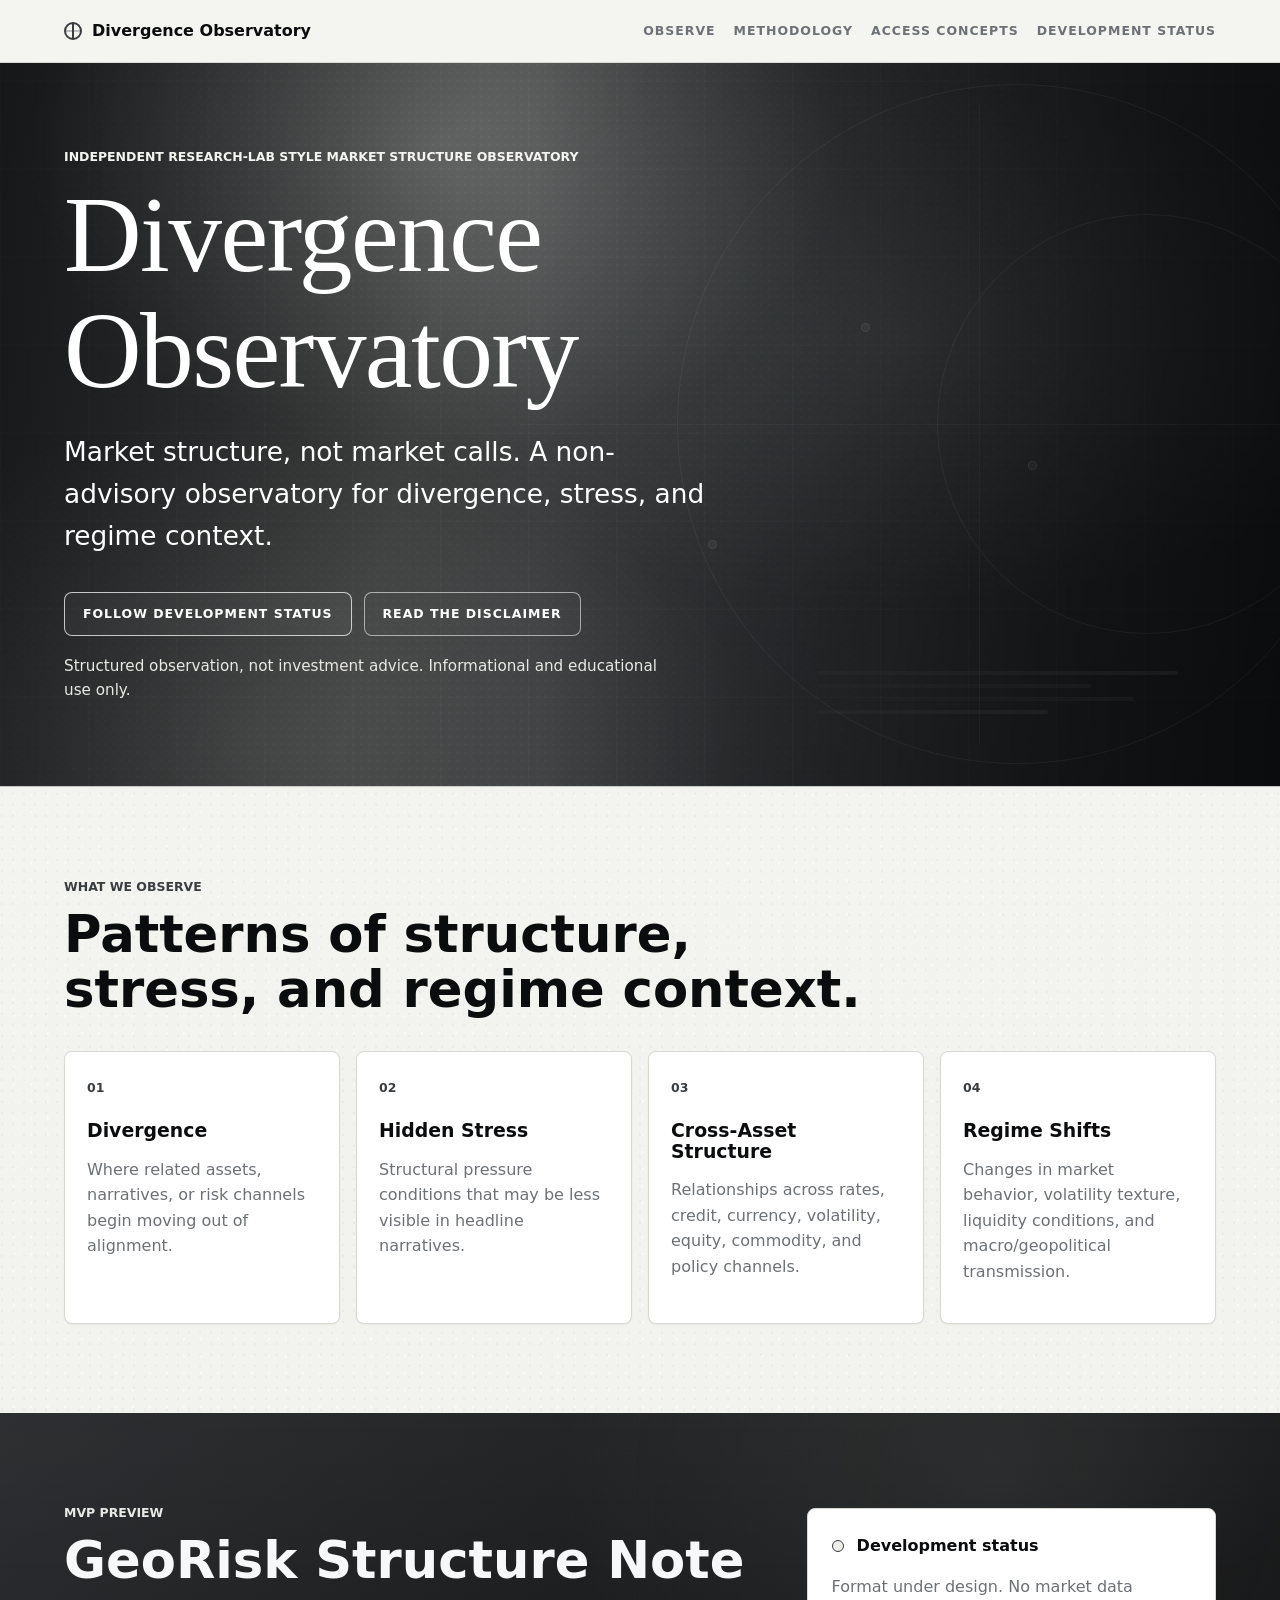
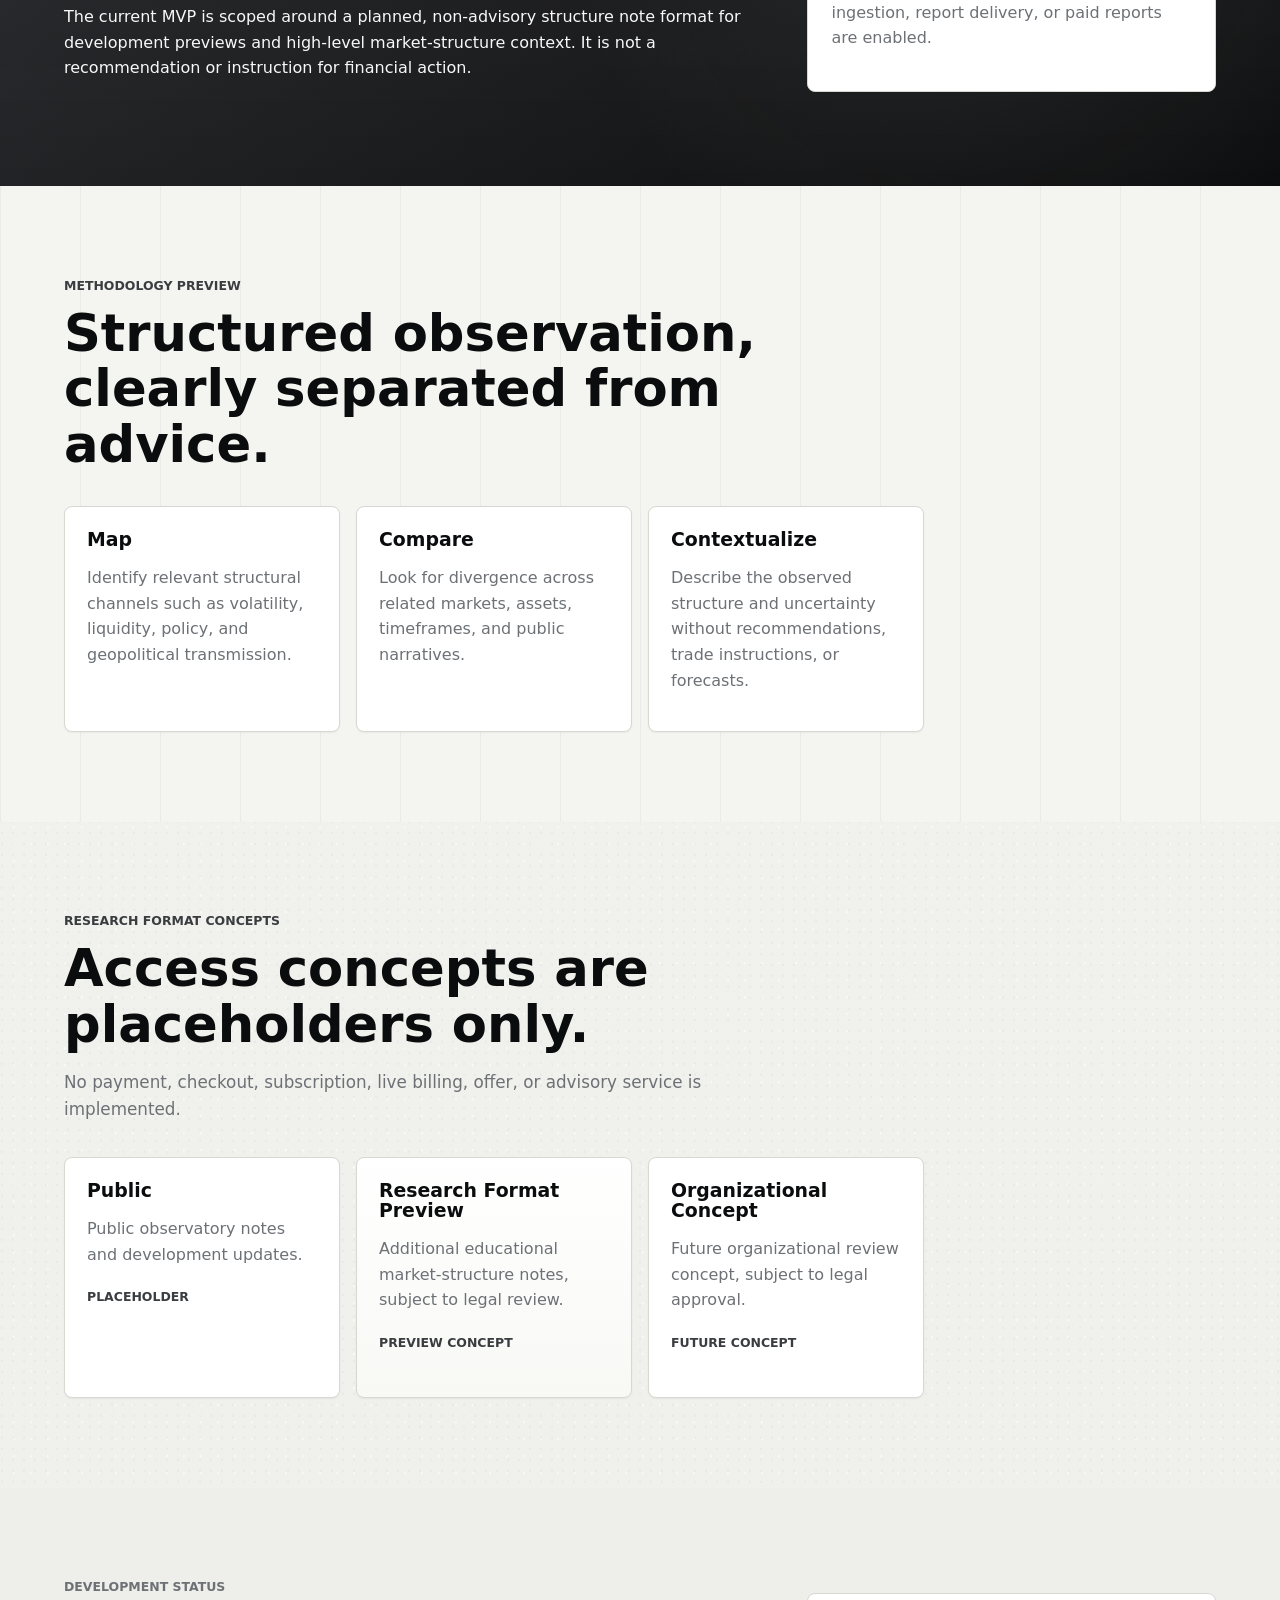
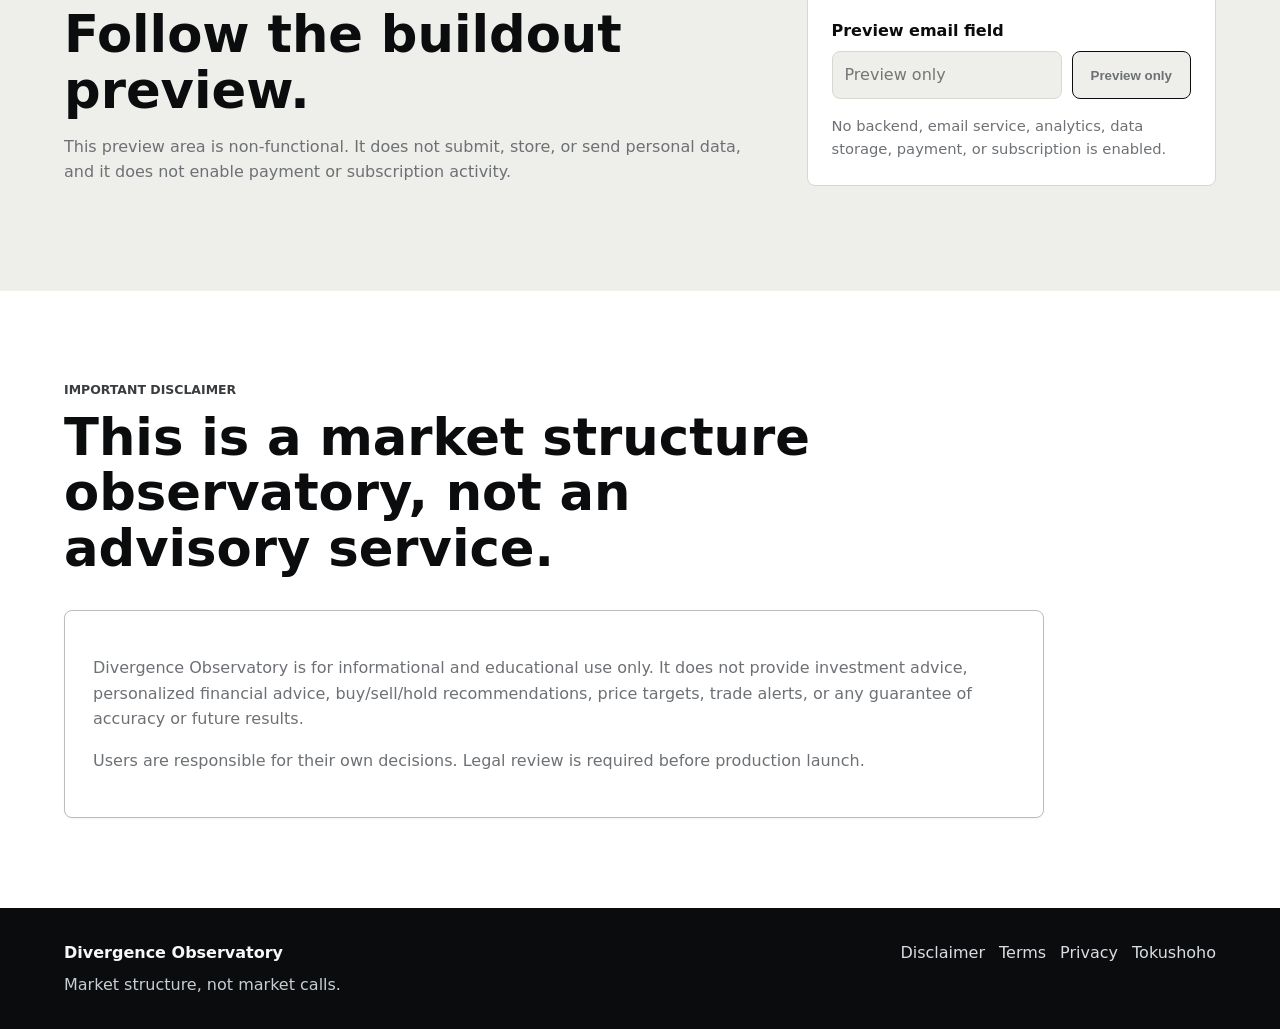
<file: index.html>
<!doctype html>
<html lang="en">
  <head>
    <meta charset="utf-8">
    <meta name="viewport" content="width=device-width, initial-scale=1">
    <title>Divergence Observatory</title>
    <meta
      name="description"
      content="Divergence Observatory is a non-advisory market structure observatory focused on divergence, hidden stress, cross-asset structure, regime shifts, volatility, and macro/geopolitical transmission."
    >
    <link rel="stylesheet" href="styles.css">
  </head>
  <body>
    <header class="site-header">
      <a class="brand" href="index.html" aria-label="Divergence Observatory home">
        <span class="brand-mark" aria-hidden="true"></span>
        <span>Divergence Observatory</span>
      </a>
      <nav class="site-nav" aria-label="Primary navigation">
        <a href="#observe">Observe</a>
        <a href="#methodology">Methodology</a>
        <a href="#plans">Access Concepts</a>
        <a href="#waitlist">Development Status</a>
      </nav>
    </header>

    <main>
      <section class="hero">
        <div class="hero-visual" aria-hidden="true">
          <div class="scope-ring ring-one"></div>
          <div class="scope-ring ring-two"></div>
          <div class="axis-line axis-x"></div>
          <div class="axis-line axis-y"></div>
          <div class="observation-marker marker-a"></div>
          <div class="observation-marker marker-b"></div>
          <div class="observation-marker marker-c"></div>
          <div class="structure-lanes">
            <span></span>
            <span></span>
            <span></span>
            <span></span>
          </div>
        </div>
        <div class="hero-content">
          <p class="eyebrow">Independent research-lab style market structure observatory</p>
          <h1>Divergence Observatory</h1>
          <p class="hero-copy">
            Market structure, not market calls. A non-advisory observatory for divergence, stress, and regime context.
          </p>
          <div class="hero-actions" aria-label="Primary actions">
            <a class="button primary" href="#waitlist">Follow development status</a>
            <a class="button secondary" href="legal/disclaimer.html">Read the disclaimer</a>
          </div>
          <p class="fine-print">
            Structured observation, not investment advice. Informational and educational use only.
          </p>
        </div>
      </section>

      <section id="observe" class="section">
        <div class="section-heading">
          <p class="eyebrow">What We Observe</p>
          <h2>Patterns of structure, stress, and regime context.</h2>
        </div>
        <div class="observation-grid">
          <article class="tile">
            <span class="tile-index">01</span>
            <h3>Divergence</h3>
            <p>Where related assets, narratives, or risk channels begin moving out of alignment.</p>
          </article>
          <article class="tile">
            <span class="tile-index">02</span>
            <h3>Hidden Stress</h3>
            <p>Structural pressure conditions that may be less visible in headline narratives.</p>
          </article>
          <article class="tile">
            <span class="tile-index">03</span>
            <h3>Cross-Asset Structure</h3>
            <p>Relationships across rates, credit, currency, volatility, equity, commodity, and policy channels.</p>
          </article>
          <article class="tile">
            <span class="tile-index">04</span>
            <h3>Regime Shifts</h3>
            <p>Changes in market behavior, volatility texture, liquidity conditions, and macro/geopolitical transmission.</p>
          </article>
        </div>
      </section>

      <section class="band structure-note-band" aria-labelledby="structure-note-title">
        <div>
          <p class="eyebrow">MVP Preview</p>
          <h2 id="structure-note-title">GeoRisk Structure Note</h2>
          <p>
            The current MVP is scoped around a planned, non-advisory structure note format for development
            previews and high-level market-structure context. It is not a recommendation or instruction for financial action.
          </p>
        </div>
        <div class="status-panel" aria-label="Structure note status">
          <span class="status-light"></span>
          <strong>Development status</strong>
          <p>Format under design. No market data ingestion, report delivery, or paid reports are enabled.</p>
        </div>
      </section>

      <section id="methodology" class="section methodology">
        <div class="section-heading">
          <p class="eyebrow">Methodology Preview</p>
          <h2>Structured observation, clearly separated from advice.</h2>
        </div>
        <div class="method-steps">
          <article>
            <h3>Map</h3>
            <p>Identify relevant structural channels such as volatility, liquidity, policy, and geopolitical transmission.</p>
          </article>
          <article>
            <h3>Compare</h3>
            <p>Look for divergence across related markets, assets, timeframes, and public narratives.</p>
          </article>
          <article>
            <h3>Contextualize</h3>
            <p>Describe the observed structure and uncertainty without recommendations, trade instructions, or forecasts.</p>
          </article>
        </div>
      </section>

      <section id="plans" class="section plans">
        <div class="section-heading">
          <p class="eyebrow">Research Format Concepts</p>
          <h2>Access concepts are placeholders only.</h2>
          <p>
            No payment, checkout, subscription, live billing, offer, or advisory service is implemented.
          </p>
        </div>
        <div class="plan-grid">
          <article class="plan-card">
            <h3>Public</h3>
            <p>Public observatory notes and development updates.</p>
            <span class="plan-status">Placeholder</span>
          </article>
          <article class="plan-card featured">
            <h3>Research Format Preview</h3>
            <p>Additional educational market-structure notes, subject to legal review.</p>
            <span class="plan-status">Preview concept</span>
          </article>
          <article class="plan-card">
            <h3>Organizational Concept</h3>
            <p>Future organizational review concept, subject to legal approval.</p>
            <span class="plan-status">Future concept</span>
          </article>
        </div>
      </section>

      <section id="waitlist" class="band waitlist-band" aria-labelledby="waitlist-title">
        <div>
          <p class="eyebrow">Development Status</p>
          <h2 id="waitlist-title">Follow the buildout preview.</h2>
          <p>
            This preview area is non-functional. It does not submit, store, or send personal data,
            and it does not enable payment or subscription activity.
          </p>
        </div>
        <div class="waitlist-form" role="group" aria-describedby="waitlist-note">
          <label for="email">Preview email field</label>
          <div class="form-row">
            <input id="email" type="email" placeholder="Preview only" autocomplete="off" disabled>
            <button type="button" disabled>Preview only</button>
          </div>
          <p id="waitlist-note">
            No backend, email service, analytics, data storage, payment, or subscription is enabled.
          </p>
        </div>
      </section>

      <section class="section disclaimer-section" aria-labelledby="disclaimer-title">
        <div class="section-heading">
          <p class="eyebrow">Important Disclaimer</p>
          <h2 id="disclaimer-title">This is a market structure observatory, not an advisory service.</h2>
        </div>
        <div class="disclaimer-box">
          <p>
            Divergence Observatory is for informational and educational use only. It does not provide
            investment advice, personalized financial advice, buy/sell/hold recommendations, price targets,
            trade alerts, or any guarantee of accuracy or future results.
          </p>
          <p>
            Users are responsible for their own decisions. Legal review is required before production launch.
          </p>
        </div>
      </section>
    </main>

    <footer class="site-footer">
      <div>
        <strong>Divergence Observatory</strong>
        <p>Market structure, not market calls.</p>
      </div>
      <nav aria-label="Legal navigation">
        <a href="legal/disclaimer.html">Disclaimer</a>
        <a href="legal/terms.html">Terms</a>
        <a href="legal/privacy.html">Privacy</a>
        <a href="legal/tokushoho.html">Tokushoho</a>
      </nav>
    </footer>
  </body>
</html>
</file>
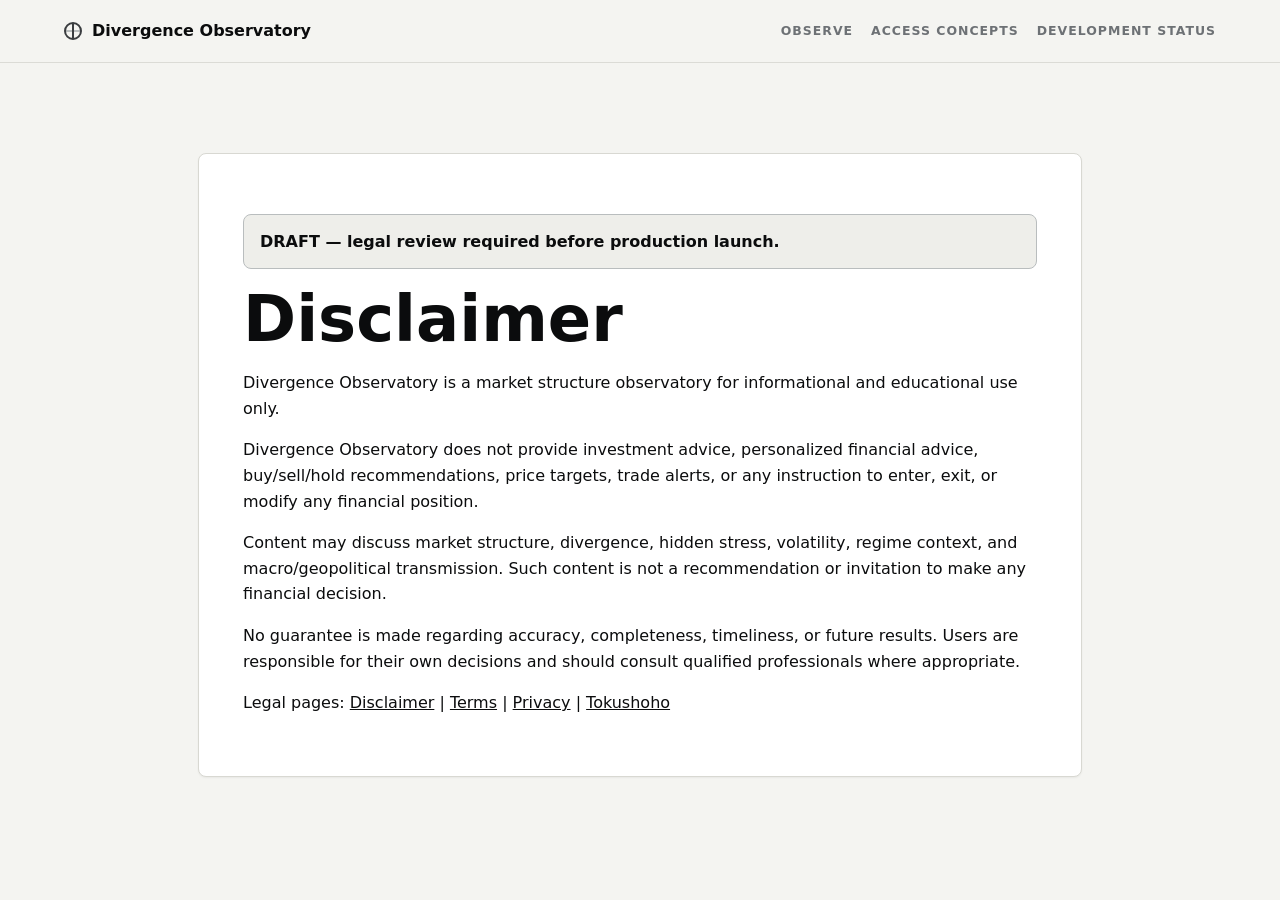
<file: legal/disclaimer.html>
<!doctype html>
<html lang="en">
  <head>
    <meta charset="utf-8">
    <meta name="viewport" content="width=device-width, initial-scale=1">
    <title>Disclaimer | Divergence Observatory</title>
    <link rel="stylesheet" href="../styles.css">
  </head>
  <body class="legal-page">
    <header class="site-header">
      <a class="brand" href="../index.html" aria-label="Divergence Observatory home">
        <span class="brand-mark" aria-hidden="true"></span>
        <span>Divergence Observatory</span>
      </a>
      <nav class="site-nav" aria-label="Primary navigation">
        <a href="../index.html#observe">Observe</a>
        <a href="../index.html#plans">Access Concepts</a>
        <a href="../index.html#waitlist">Development Status</a>
      </nav>
    </header>
    <main class="legal-main">
      <article>
        <p class="draft-notice">DRAFT — legal review required before production launch.</p>
        <h1>Disclaimer</h1>
        <p>
          Divergence Observatory is a market structure observatory for informational and educational use only.
        </p>
        <p>
          Divergence Observatory does not provide investment advice, personalized financial advice,
          buy/sell/hold recommendations, price targets, trade alerts, or any instruction to enter,
          exit, or modify any financial position.
        </p>
        <p>
          Content may discuss market structure, divergence, hidden stress, volatility, regime context,
          and macro/geopolitical transmission. Such content is not a recommendation or invitation to make
          any financial decision.
        </p>
        <p>
          No guarantee is made regarding accuracy, completeness, timeliness, or future results.
          Users are responsible for their own decisions and should consult qualified professionals where appropriate.
        </p>
        <p>
          Legal pages:
          <a href="disclaimer.html">Disclaimer</a> |
          <a href="terms.html">Terms</a> |
          <a href="privacy.html">Privacy</a> |
          <a href="tokushoho.html">Tokushoho</a>
        </p>
      </article>
    </main>
  </body>
</html>
</file>
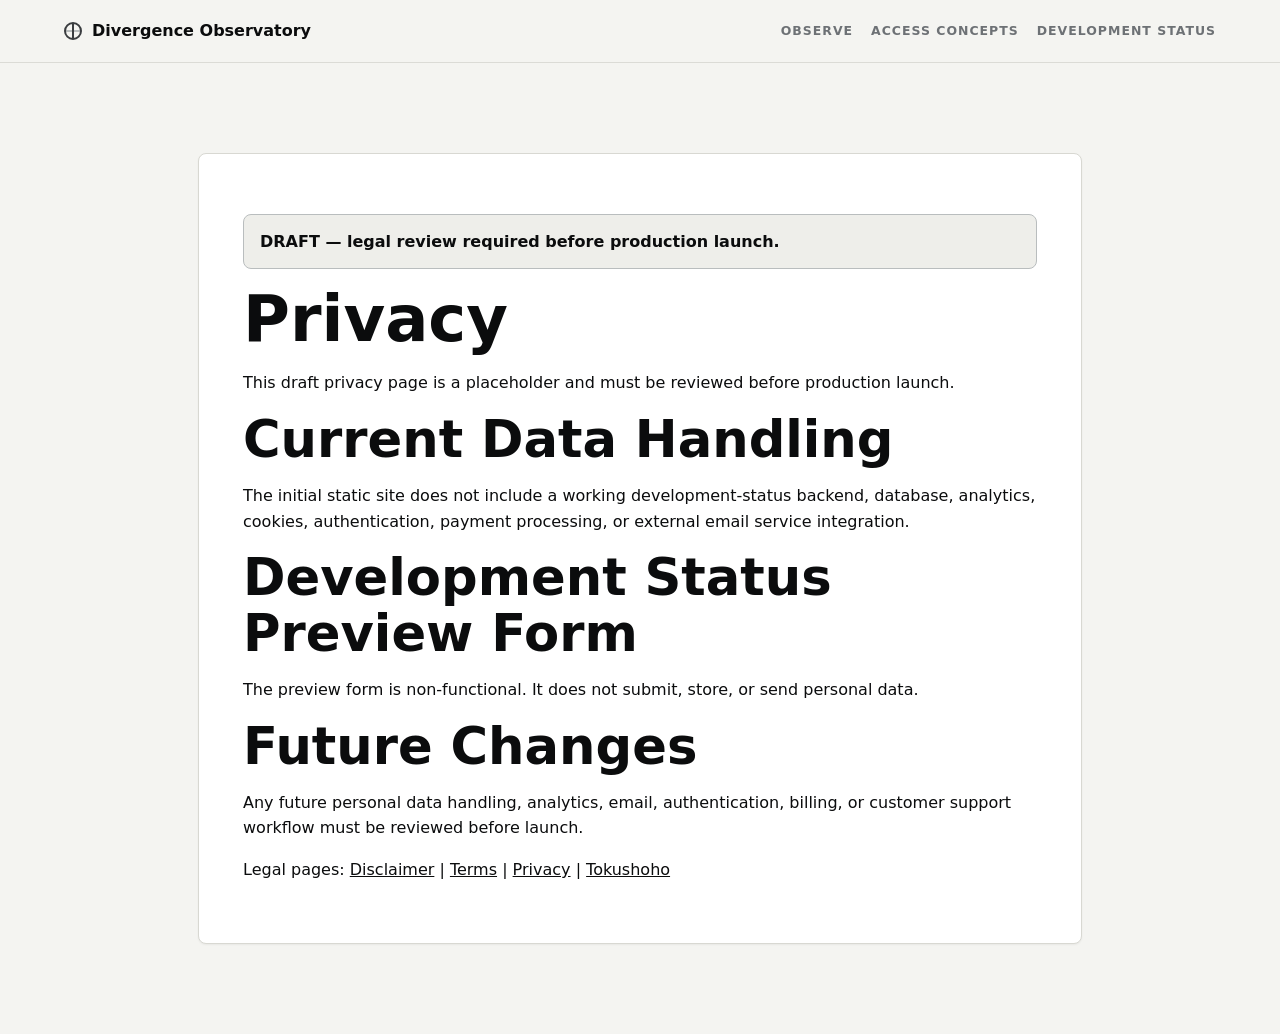
<file: legal/privacy.html>
<!doctype html>
<html lang="en">
  <head>
    <meta charset="utf-8">
    <meta name="viewport" content="width=device-width, initial-scale=1">
    <title>Privacy | Divergence Observatory</title>
    <link rel="stylesheet" href="../styles.css">
  </head>
  <body class="legal-page">
    <header class="site-header">
      <a class="brand" href="../index.html" aria-label="Divergence Observatory home">
        <span class="brand-mark" aria-hidden="true"></span>
        <span>Divergence Observatory</span>
      </a>
      <nav class="site-nav" aria-label="Primary navigation">
        <a href="../index.html#observe">Observe</a>
        <a href="../index.html#plans">Access Concepts</a>
        <a href="../index.html#waitlist">Development Status</a>
      </nav>
    </header>
    <main class="legal-main">
      <article>
        <p class="draft-notice">DRAFT — legal review required before production launch.</p>
        <h1>Privacy</h1>
        <p>
          This draft privacy page is a placeholder and must be reviewed before production launch.
        </p>
        <h2>Current Data Handling</h2>
        <p>
          The initial static site does not include a working development-status backend, database, analytics, cookies,
          authentication, payment processing, or external email service integration.
        </p>
        <h2>Development Status Preview Form</h2>
        <p>
          The preview form is non-functional. It does not submit, store, or send personal data.
        </p>
        <h2>Future Changes</h2>
        <p>
          Any future personal data handling, analytics, email, authentication, billing, or customer support
          workflow must be reviewed before launch.
        </p>
        <p>
          Legal pages:
          <a href="disclaimer.html">Disclaimer</a> |
          <a href="terms.html">Terms</a> |
          <a href="privacy.html">Privacy</a> |
          <a href="tokushoho.html">Tokushoho</a>
        </p>
      </article>
    </main>
  </body>
</html>
</file>
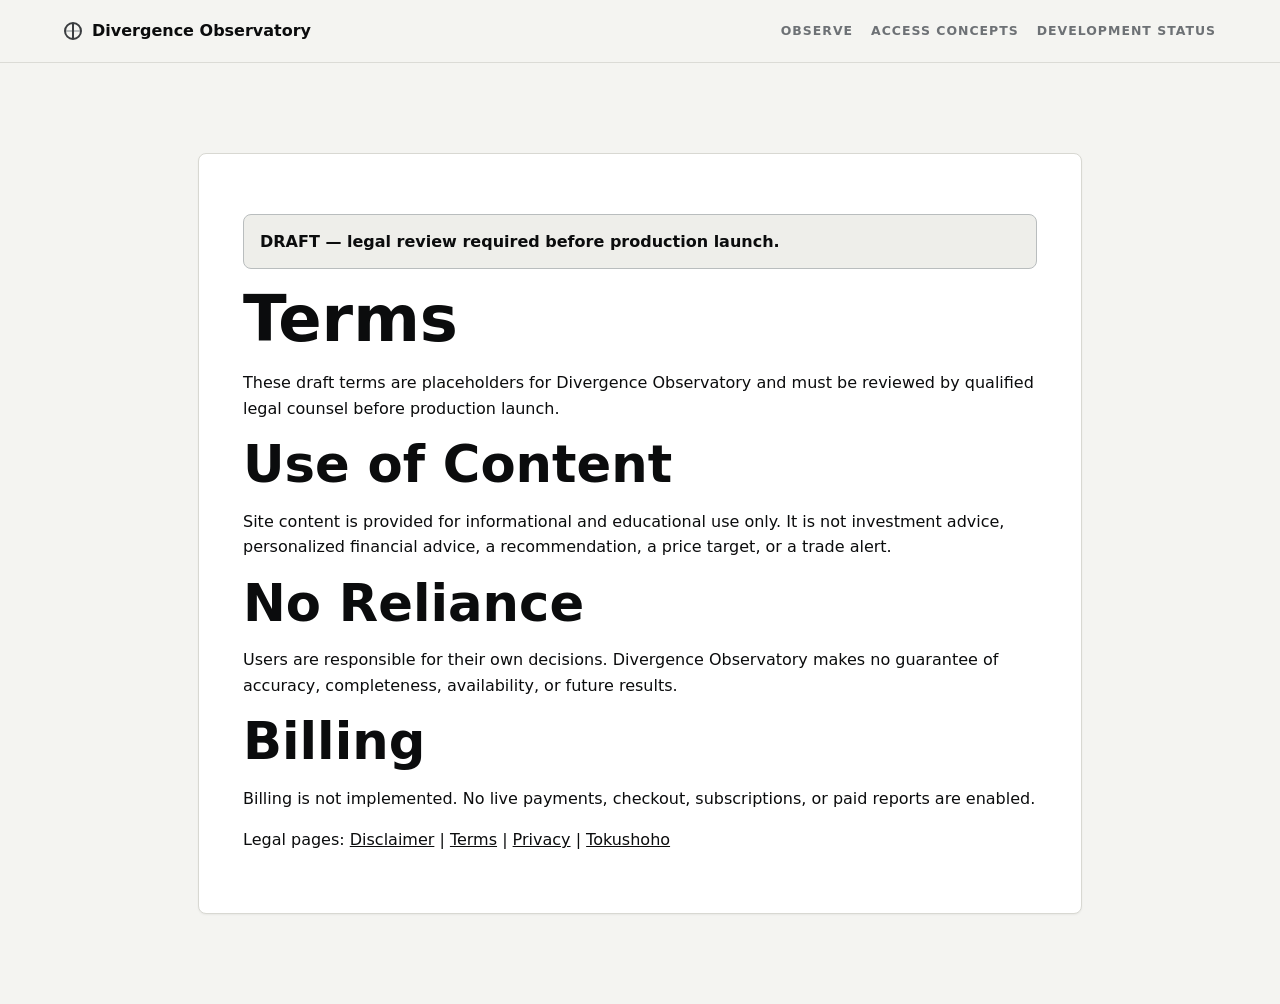
<file: legal/terms.html>
<!doctype html>
<html lang="en">
  <head>
    <meta charset="utf-8">
    <meta name="viewport" content="width=device-width, initial-scale=1">
    <title>Terms | Divergence Observatory</title>
    <link rel="stylesheet" href="../styles.css">
  </head>
  <body class="legal-page">
    <header class="site-header">
      <a class="brand" href="../index.html" aria-label="Divergence Observatory home">
        <span class="brand-mark" aria-hidden="true"></span>
        <span>Divergence Observatory</span>
      </a>
      <nav class="site-nav" aria-label="Primary navigation">
        <a href="../index.html#observe">Observe</a>
        <a href="../index.html#plans">Access Concepts</a>
        <a href="../index.html#waitlist">Development Status</a>
      </nav>
    </header>
    <main class="legal-main">
      <article>
        <p class="draft-notice">DRAFT — legal review required before production launch.</p>
        <h1>Terms</h1>
        <p>
          These draft terms are placeholders for Divergence Observatory and must be reviewed by qualified
          legal counsel before production launch.
        </p>
        <h2>Use of Content</h2>
        <p>
          Site content is provided for informational and educational use only. It is not investment advice,
          personalized financial advice, a recommendation, a price target, or a trade alert.
        </p>
        <h2>No Reliance</h2>
        <p>
          Users are responsible for their own decisions. Divergence Observatory makes no guarantee of accuracy,
          completeness, availability, or future results.
        </p>
        <h2>Billing</h2>
        <p>
          Billing is not implemented. No live payments, checkout, subscriptions, or paid reports are enabled.
        </p>
        <p>
          Legal pages:
          <a href="disclaimer.html">Disclaimer</a> |
          <a href="terms.html">Terms</a> |
          <a href="privacy.html">Privacy</a> |
          <a href="tokushoho.html">Tokushoho</a>
        </p>
      </article>
    </main>
  </body>
</html>
</file>
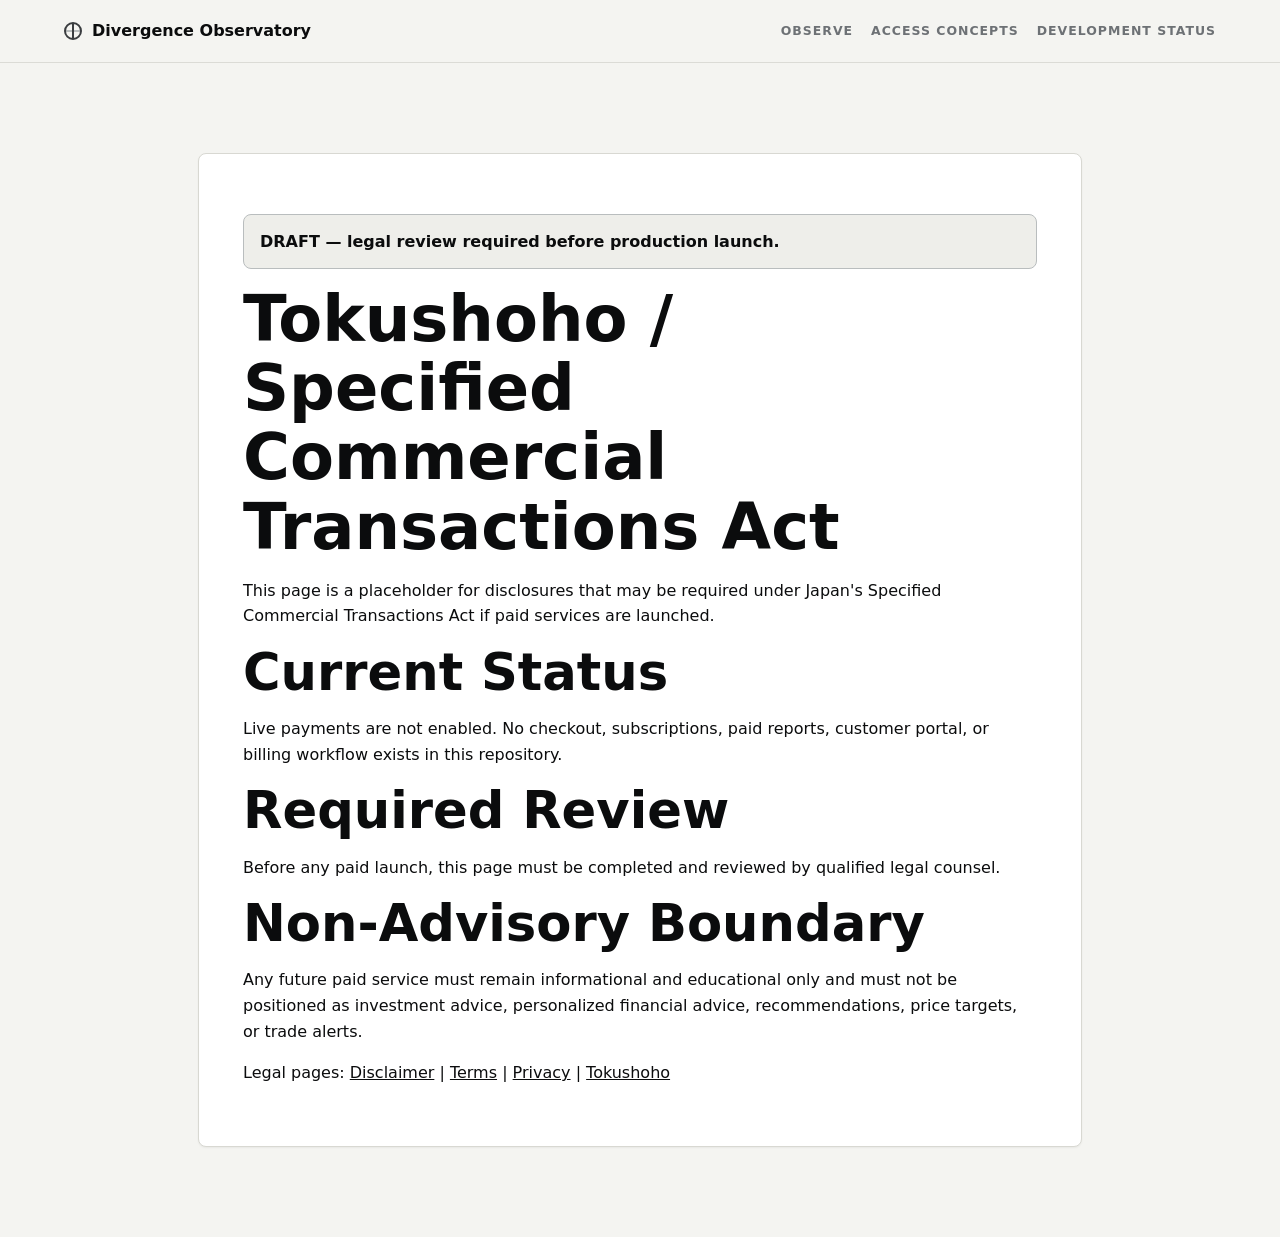
<file: legal/tokushoho.html>
<!doctype html>
<html lang="en">
  <head>
    <meta charset="utf-8">
    <meta name="viewport" content="width=device-width, initial-scale=1">
    <title>Tokushoho | Divergence Observatory</title>
    <link rel="stylesheet" href="../styles.css">
  </head>
  <body class="legal-page">
    <header class="site-header">
      <a class="brand" href="../index.html" aria-label="Divergence Observatory home">
        <span class="brand-mark" aria-hidden="true"></span>
        <span>Divergence Observatory</span>
      </a>
      <nav class="site-nav" aria-label="Primary navigation">
        <a href="../index.html#observe">Observe</a>
        <a href="../index.html#plans">Access Concepts</a>
        <a href="../index.html#waitlist">Development Status</a>
      </nav>
    </header>
    <main class="legal-main">
      <article>
        <p class="draft-notice">DRAFT — legal review required before production launch.</p>
        <h1>Tokushoho / Specified Commercial Transactions Act</h1>
        <p>
          This page is a placeholder for disclosures that may be required under Japan's Specified Commercial
          Transactions Act if paid services are launched.
        </p>
        <h2>Current Status</h2>
        <p>
          Live payments are not enabled. No checkout, subscriptions, paid reports, customer portal, or billing
          workflow exists in this repository.
        </p>
        <h2>Required Review</h2>
        <p>
          Before any paid launch, this page must be completed and reviewed by qualified legal counsel.
        </p>
        <h2>Non-Advisory Boundary</h2>
        <p>
          Any future paid service must remain informational and educational only and must not be positioned as
          investment advice, personalized financial advice, recommendations, price targets, or trade alerts.
        </p>
        <p>
          Legal pages:
          <a href="disclaimer.html">Disclaimer</a> |
          <a href="terms.html">Terms</a> |
          <a href="privacy.html">Privacy</a> |
          <a href="tokushoho.html">Tokushoho</a>
        </p>
      </article>
    </main>
  </body>
</html>
</file>
<file: styles.css>
:root {
  --ink: #0b0c0d;
  --muted: #6d7175;
  --paper: #f4f4f1;
  --panel: #ffffff;
  --panel-soft: #eeeeea;
  --line: #d8d8d2;
  --accent: #3a3d40;
  --accent-soft: #b9bdbe;
  --dark-panel: #151617;
  --shadow: 0 1px 2px rgba(11, 12, 13, 0.05);
}

* {
  box-sizing: border-box;
}

html {
  scroll-behavior: smooth;
}

#observe,
#methodology,
#plans,
#waitlist {
  scroll-margin-top: 92px;
}

body {
  margin: 0;
  color: var(--ink);
  background:
    radial-gradient(circle at 18% 16%, rgba(11, 12, 13, 0.026) 0 1px, transparent 1.5px),
    radial-gradient(circle at 82% 78%, rgba(255, 255, 255, 0.44) 0 1px, transparent 1.6px),
    linear-gradient(180deg, #f4f4f1 0%, #eeeeea 100%);
  background-size: 11px 11px, 17px 17px, auto;
  font-family:
    Inter, ui-sans-serif, system-ui, -apple-system, BlinkMacSystemFont, "Segoe UI",
    sans-serif;
  line-height: 1.6;
}

a {
  color: inherit;
}

.site-header {
  position: sticky;
  top: 0;
  z-index: 10;
  display: flex;
  align-items: center;
  justify-content: space-between;
  gap: 24px;
  padding: 18px clamp(18px, 5vw, 72px);
  border-bottom: 1px solid rgba(216, 216, 210, 0.86);
  background: rgba(244, 244, 241, 0.94);
  backdrop-filter: blur(14px);
}

.brand {
  display: inline-flex;
  align-items: center;
  gap: 10px;
  font-weight: 750;
  text-decoration: none;
}

.brand-mark {
  width: 18px;
  height: 18px;
  border: 2px solid var(--accent);
  border-radius: 50%;
  background:
    linear-gradient(90deg, transparent 44%, var(--accent) 45% 55%, transparent 56%),
    linear-gradient(0deg, transparent 44%, var(--accent-soft) 45% 55%, transparent 56%);
}

.site-nav {
  display: flex;
  flex-wrap: wrap;
  justify-content: flex-end;
  gap: 8px 18px;
  color: var(--muted);
  font-size: 0.78rem;
  font-weight: 800;
  letter-spacing: 0.08em;
  text-transform: uppercase;
}

.site-nav a,
.site-footer a {
  text-decoration: none;
}

.site-nav a:hover {
  color: var(--ink);
}

.site-footer a:hover {
  color: #ffffff;
}

a:focus-visible,
button:focus-visible,
input:focus-visible {
  outline: 2px solid var(--accent);
  outline-offset: 3px;
}

.hero {
  position: relative;
  min-height: 66vh;
  display: grid;
  align-items: center;
  padding: clamp(52px, 7vw, 84px) clamp(18px, 5vw, 72px);
  overflow: hidden;
  color: #ffffff;
  background:
    linear-gradient(90deg, rgba(11, 12, 13, 0.58) 0%, rgba(21, 22, 23, 0.28) 42%, rgba(11, 12, 13, 0.76) 100%),
    repeating-linear-gradient(90deg, rgba(255, 255, 255, 0.028) 0 1px, transparent 1px 88px),
    repeating-linear-gradient(0deg, rgba(255, 255, 255, 0.022) 0 1px, transparent 1px 88px),
    radial-gradient(ellipse at 34% 12%, rgba(255, 255, 255, 0.32), transparent 34%),
    radial-gradient(ellipse at 20% 94%, rgba(255, 255, 255, 0.2), transparent 34%),
    radial-gradient(ellipse at 70% 38%, rgba(185, 189, 190, 0.2), transparent 42%),
    linear-gradient(102deg, #242629 0%, #515351 34%, #3a3d40 58%, #242629 78%, #0b0c0d 100%);
  border-bottom: 1px solid rgba(216, 216, 210, 0.9);
}

.hero::before {
  position: absolute;
  inset: 0;
  z-index: 1;
  pointer-events: none;
  content: "";
  opacity: 0.22;
  background:
    radial-gradient(circle at 18% 20%, rgba(255, 255, 255, 0.2) 0 1px, transparent 1.4px),
    radial-gradient(circle at 76% 62%, rgba(11, 12, 13, 0.16) 0 1px, transparent 1.5px);
  background-size: 8px 8px, 13px 13px;
  mix-blend-mode: overlay;
}

.hero-content {
  position: relative;
  z-index: 3;
  max-width: 720px;
}

.eyebrow {
  margin: 0 0 10px;
  color: var(--accent);
  font-size: 0.78rem;
  font-weight: 800;
  letter-spacing: 0;
  text-transform: uppercase;
}

.hero .eyebrow {
  color: #f4f4f1;
}

h1,
h2,
h3,
p {
  overflow-wrap: anywhere;
}

h1,
h2,
h3 {
  margin: 0;
  line-height: 1.08;
  letter-spacing: 0;
}

h1 {
  max-width: 720px;
  font-size: clamp(2.2rem, 5vw, 4rem);
}

.hero h1 {
  font-family: Georgia, "Times New Roman", serif;
  font-size: clamp(3.35rem, 8.4vw, 7.15rem);
  font-weight: 400;
  letter-spacing: -0.015em;
}

h2 {
  font-size: clamp(1.85rem, 4vw, 3.35rem);
}

h3 {
  font-size: 1.18rem;
}

.hero-copy {
  max-width: 660px;
  margin: 22px 0 0;
  color: #ffffff;
  font-size: clamp(1.15rem, 2.5vw, 1.65rem);
}

.fine-print {
  max-width: 620px;
  margin: 18px 0 0;
  color: #e8e8e4;
  font-size: 0.95rem;
}

.hero-actions {
  display: flex;
  flex-wrap: wrap;
  gap: 12px;
  margin-top: 34px;
}

.hero .button {
  font-size: 0.78rem;
  letter-spacing: 0.08em;
  text-transform: uppercase;
}

.button,
.waitlist-form button {
  min-height: 44px;
  display: inline-flex;
  align-items: center;
  justify-content: center;
  border: 1px solid transparent;
  border-radius: 8px;
  padding: 11px 18px;
  font-weight: 750;
  text-decoration: none;
  cursor: pointer;
}

.button.primary,
.waitlist-form button {
  border-color: var(--ink);
  background: rgba(11, 12, 13, 0.9);
  color: #ffffff;
}

.hero .button.primary {
  border-color: rgba(255, 255, 255, 0.72);
  background: rgba(255, 255, 255, 0.04);
  color: #ffffff;
}

.button.secondary {
  border-color: rgba(11, 12, 13, 0.34);
  color: #151617;
  background: rgba(255, 255, 255, 0.38);
}

.hero .button.secondary {
  border-color: rgba(255, 255, 255, 0.56);
  color: #ffffff;
  background: rgba(255, 255, 255, 0.02);
}

.button:hover,
.waitlist-form button:hover:not(:disabled) {
  transform: translateY(-1px);
}

.waitlist-form button:disabled,
.waitlist-form input:disabled {
  cursor: not-allowed;
  color: var(--muted);
  background: var(--panel-soft);
  opacity: 1;
}

.hero-visual {
  position: absolute;
  inset: 0;
  z-index: 2;
  opacity: 0.26;
  pointer-events: none;
}

.scope-ring {
  position: absolute;
  right: clamp(-140px, -6vw, 20px);
  top: 50%;
  border: 1px solid rgba(244, 244, 241, 0.2);
  border-radius: 50%;
  transform: translateY(-50%);
}

.ring-one {
  width: min(70vw, 680px);
  aspect-ratio: 1;
}

.ring-two {
  width: min(44vw, 420px);
  aspect-ratio: 1;
}

.axis-line {
  position: absolute;
  right: 0;
  top: 50%;
  background: rgba(244, 244, 241, 0.12);
}

.axis-x {
  width: min(70vw, 760px);
  height: 1px;
}

.axis-y {
  width: 1px;
  height: min(62vw, 640px);
  right: min(24vw, 300px);
  transform: translateY(-50%);
}

.observation-marker {
  position: absolute;
  width: 9px;
  height: 9px;
  border-radius: 50%;
  border: 1px solid rgba(244, 244, 241, 0.3);
  background: rgba(244, 244, 241, 0.18);
  box-shadow: none;
}

.marker-a {
  right: 32%;
  top: 36%;
}

.marker-b {
  right: 19%;
  top: 55%;
  background: rgba(244, 244, 241, 0.12);
  box-shadow: none;
}

.marker-c {
  right: 44%;
  top: 66%;
  background: rgba(244, 244, 241, 0.2);
  box-shadow: none;
}

.structure-lanes {
  position: absolute;
  right: 8%;
  bottom: 10%;
  display: grid;
  gap: 9px;
  width: min(34vw, 360px);
}

.structure-lanes span {
  height: 4px;
  border-radius: 999px;
  background: linear-gradient(90deg, rgba(244, 244, 241, 0.07), rgba(244, 244, 241, 0.18));
}

.structure-lanes span:nth-child(2) {
  width: 76%;
  background: linear-gradient(90deg, rgba(255, 255, 255, 0.05), rgba(244, 244, 241, 0.14));
}

.structure-lanes span:nth-child(3) {
  width: 88%;
  background: linear-gradient(90deg, rgba(58, 61, 64, 0.04), rgba(244, 244, 241, 0.13));
}

.structure-lanes span:nth-child(4) {
  width: 64%;
}

.section,
.band {
  padding: clamp(48px, 7vw, 92px) clamp(18px, 5vw, 72px);
}

.section-heading {
  max-width: 820px;
  margin-bottom: 34px;
}

.section-heading > p:not(.eyebrow) {
  max-width: 680px;
  color: var(--muted);
  font-size: 1.05rem;
}

.observation-grid,
.method-steps,
.plan-grid {
  display: grid;
  grid-template-columns: repeat(4, minmax(0, 1fr));
  gap: 16px;
}

.tile,
.method-steps article,
.plan-card,
.status-panel,
.disclaimer-box {
  border: 1px solid var(--line);
  border-radius: 8px;
  background: var(--panel);
  box-shadow: var(--shadow);
}

.tile,
.method-steps article,
.plan-card {
  min-height: 204px;
  padding: 22px;
}

.tile-index,
.plan-status {
  display: inline-block;
  margin-bottom: 22px;
  color: var(--accent);
  font-size: 0.78rem;
  font-weight: 850;
  text-transform: uppercase;
}

.tile p,
.method-steps p,
.plan-card p,
.status-panel p,
.disclaimer-box p,
.waitlist-band p {
  color: var(--muted);
}

.band {
  display: grid;
  grid-template-columns: minmax(0, 1.25fr) minmax(280px, 0.75fr);
  gap: clamp(24px, 5vw, 60px);
  align-items: center;
}

.structure-note-band {
  position: relative;
  overflow: hidden;
  background:
    linear-gradient(180deg, rgba(255, 255, 255, 0.045), rgba(255, 255, 255, 0)),
    radial-gradient(circle at 78% 18%, rgba(185, 189, 190, 0.1), transparent 42%),
    linear-gradient(115deg, #242629 0%, #151617 60%, #0b0c0d 100%);
  color: #f7f8f9;
}

.structure-note-band::before {
  position: absolute;
  inset: 0;
  pointer-events: none;
  content: "";
  opacity: 0.09;
  background:
    radial-gradient(circle, rgba(244, 244, 241, 0.2) 0 1px, transparent 1.5px);
  background-size: 9px 9px;
  mix-blend-mode: overlay;
}

.structure-note-band > * {
  position: relative;
  z-index: 1;
}

.structure-note-band .eyebrow {
  color: #e8e8e4;
}

.structure-note-band p,
.waitlist-band p {
  max-width: 700px;
}

.status-panel {
  padding: 24px;
  color: var(--ink);
}

.status-light {
  width: 12px;
  height: 12px;
  display: inline-block;
  margin-right: 8px;
  border-radius: 50%;
  border: 1px solid var(--accent);
  background: var(--panel-soft);
  vertical-align: middle;
}

.methodology {
  background:
    linear-gradient(90deg, rgba(58, 61, 64, 0.055) 0 1px, transparent 1px 100%),
    var(--paper);
  background-size: 80px 100%;
}

.plan-card.featured {
  border-color: var(--line);
  background: linear-gradient(180deg, #ffffff 0%, #f8f8f5 100%);
}

.waitlist-band {
  background: var(--panel-soft);
}

.waitlist-form {
  padding: 24px;
  border: 1px solid var(--line);
  border-radius: 8px;
  background: var(--panel);
}

.waitlist-form label {
  display: block;
  margin-bottom: 8px;
  font-weight: 750;
}

.form-row {
  display: grid;
  grid-template-columns: minmax(0, 1fr) auto;
  gap: 10px;
}

.waitlist-form input {
  width: 100%;
  min-height: 44px;
  border: 1px solid var(--line);
  border-radius: 8px;
  padding: 10px 12px;
  font: inherit;
}

.waitlist-form p {
  margin-bottom: 0;
  font-size: 0.92rem;
}

.disclaimer-section {
  background: #ffffff;
}

.disclaimer-box {
  max-width: 980px;
  padding: 28px;
  border-color: var(--accent-soft);
}

.site-footer {
  display: flex;
  justify-content: space-between;
  gap: 24px;
  padding: 32px clamp(18px, 5vw, 72px);
  color: #f7f8f9;
  background: var(--ink);
}

.site-footer p {
  margin: 6px 0 0;
  color: #c7cdd5;
}

.site-footer nav {
  display: flex;
  flex-wrap: wrap;
  justify-content: flex-end;
  gap: 14px;
  color: #d9dde2;
}

.legal-page {
  background: var(--paper);
}

.legal-main {
  max-width: 920px;
  margin: 0 auto;
  padding: clamp(48px, 8vw, 90px) 18px;
}

.legal-main article {
  border: 1px solid var(--line);
  border-radius: 8px;
  padding: clamp(22px, 4vw, 44px);
  background: var(--panel);
  box-shadow: var(--shadow);
}

.draft-notice {
  padding: 14px 16px;
  border: 1px solid var(--accent-soft);
  border-radius: 8px;
  color: var(--ink);
  background: var(--panel-soft);
  font-weight: 750;
}

.legal-main li + li {
  margin-top: 8px;
}

@media (max-width: 900px) {
  .site-header,
  .site-footer,
  .band {
    align-items: flex-start;
    flex-direction: column;
  }

  .band {
    display: flex;
  }

  .observation-grid,
  .method-steps,
  .plan-grid {
    grid-template-columns: repeat(2, minmax(0, 1fr));
  }

  .hero {
    min-height: 62vh;
  }
}

@media (prefers-reduced-motion: reduce) {
  html {
    scroll-behavior: auto;
  }

  *,
  *::before,
  *::after {
    transition-duration: 0.01ms !important;
    animation-duration: 0.01ms !important;
    animation-iteration-count: 1 !important;
  }
}

@media (max-width: 620px) {
  .site-header {
    position: static;
  }

  .site-nav {
    justify-content: flex-start;
  }

  .hero {
    background:
      linear-gradient(180deg, rgba(11, 12, 13, 0.48), rgba(11, 12, 13, 0.62)),
      repeating-linear-gradient(90deg, rgba(255, 255, 255, 0.024) 0 1px, transparent 1px 64px),
      repeating-linear-gradient(0deg, rgba(255, 255, 255, 0.018) 0 1px, transparent 1px 64px),
      radial-gradient(circle at 18% 8%, rgba(255, 255, 255, 0.22), transparent 34%),
      linear-gradient(150deg, #3a3d40 0%, #242629 58%, #111214 100%);
  }

  .observation-grid,
  .method-steps,
  .plan-grid,
  .form-row {
    grid-template-columns: 1fr;
  }

  .tile,
  .method-steps article,
  .plan-card {
    min-height: auto;
  }

  .hero-actions,
  .hero-actions .button,
  .waitlist-form button {
    width: 100%;
  }

  .scope-ring,
  .axis-line,
  .observation-marker,
  .structure-lanes {
    opacity: 0.45;
  }
}
</file>
